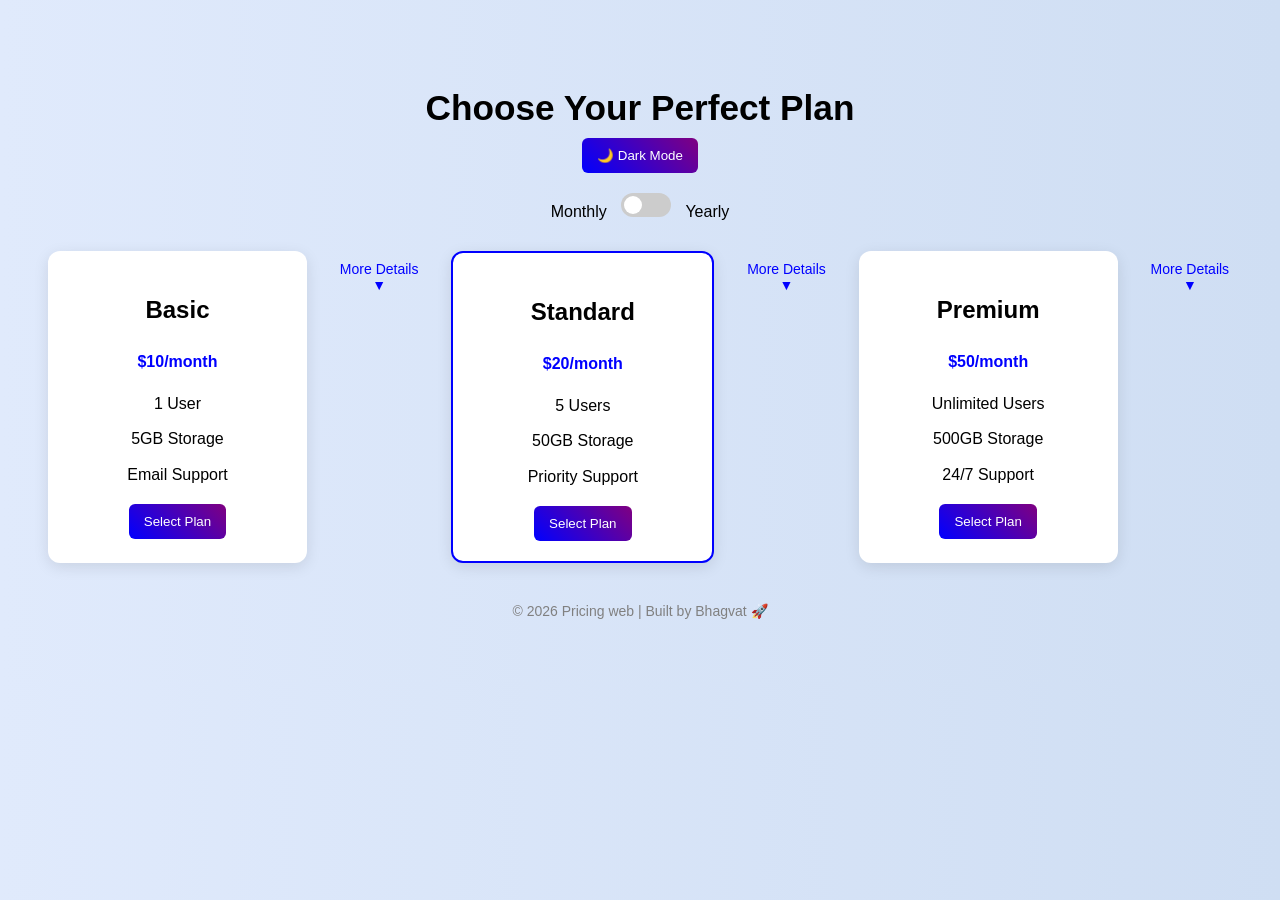
<file: interactive-pricing-table/index.html>
<!DOCTYPE html>
<html lang="en">
<head>
  
  <meta charset="UTF-8">
  <title>Pricing Plans | Smart Pricing UI</title>
  <link rel="stylesheet" href="style.css">
</head>
<body>

  <section class="pricing">
    <h1 class="main-heading">Choose Your Perfect Plan</h1>
    <button id="darkModeToggle">🌙 Dark Mode</button>
    <div class="toggle-container">
  <span>Monthly</span>
  <label class="switch">
    <input type="checkbox" id="priceToggle">
    <span class="slider"></span>
  </label>
  <span>Yearly</span>
</div>

    <div class="pricing-container">

      <!-- BASIC -->
      <div class="card">
        <h2>Basic</h2>
        <p class="price" data-monthly="10" data-yearly="100">$10/month</p>
        
        <ul>
          <li class="tooltip">
            1 User
            <span class="tooltip-text">Single user access only</span>
          </li>

          <li class="tooltip">
            5GB Storage
            <span class="tooltip-text">Good for small projects</span>
          </li>

          <li class="tooltip">
            Email Support
            <span class="tooltip-text">Reply within 24 hours</span>
          </li>
        </ul>

        <button>Select Plan</button>
      </div>
      <p class="expand-btn">More Details ▼</p>

<div class="extra-info">
  <p>This plan is suitable for beginners and small projects.</p>
</div>

      <!-- STANDARD -->
      <div class="card highlight">
        <h2>Standard</h2>
       <p class="price" data-monthly="20" data-yearly="200">$20/month</p>
       

        <ul>
          <li class="tooltip">
            5 Users
            <span class="tooltip-text">Suitable for small teams</span>
          </li>

          <li class="tooltip">
            50GB Storage
            <span class="tooltip-text">More space for growing data</span>
          </li>

          <li class="tooltip">
            Priority Support
            <span class="tooltip-text">Faster support response</span>
          </li>
        </ul>

        <button>Select Plan</button>
      </div>
      <p class="expand-btn">More Details ▼</p>

<div class="extra-info">
  <p>Best for growing teams and businesses.</p>
</div>

      <!-- PREMIUM -->
      <div class="card">
        <h2>Premium</h2>
        <p class="price" data-monthly="50" data-yearly="500">$50/month</p>
       

        <ul>
          <li class="tooltip">
            Unlimited Users
            <span class="tooltip-text">No user limit</span>
          </li>

          <li class="tooltip">
            500GB Storage
            <span class="tooltip-text">High storage capacity</span>
          </li>

          <li class="tooltip">
            24/7 Support
            <span class="tooltip-text">Support anytime</span>
          </li>
        </ul>

        <button>Select Plan</button>
      </div>
      <p class="expand-btn">More Details ▼</p>

<div class="extra-info">
  <p>Ideal for large scale and professional use.</p>
</div>

    </div>
  </section>
<script src="script.js"></script>
</body>
</html>
<footer>
  <p>© 2026 Pricing web | Built by Bhagvat 🚀</p>
</footer>
</file>
<file: interactive-pricing-table/style.css>
body {
  font-family: Arial, sans-serif;
  background: linear-gradient(to right, #e0eafc, #cfdef3);
  text-align: center;
  padding: 40px;
}

body.loaded {
  opacity: 1;
}

.pricing h1 {
  margin-top: 40px;
}

.pricing-container {
  display: flex;
  justify-content: center;
  gap: 30px;
  margin-top: 30px;
}

.card {
  background: #fff;
  padding: 20px;
  width: 250px;
  border-radius: 12px;
  box-shadow: 0 4px 15px rgba(0,0,0,0.1);
  transition: transform 0.3s, box-shadow 0.3s;
}
.card {
  line-height: 1.6;
}
.card:hover {
  transform: translateY(-12px) scale(1.02);
  box-shadow: 0 12px 30px rgba(0,0,0,0.2);
}

.highlight {
  border: 2px solid blue;
}

.price {
  color: blue;
  font-weight: bold;
}

ul {
  list-style: none;
  padding: 0;
}

li {
  margin: 10px 0;
}

/* BUTTON */
button {
  background: linear-gradient(45deg, #007bff, #6f42c1);
  color: white;
  border: none;
  padding: 10px 15px;
  border-radius: 6px;
  cursor: pointer;
  transition: 0.3s;
}

button:hover {
  transform: scale(1.1);
}

/* TOOLTIP */
.tooltip {
  position: relative;
  cursor: pointer;
}

.tooltip-text {
  visibility: hidden;
  opacity: 0;
  background: black;
  color: white;
  padding: 5px 10px;
  border-radius: 5px;
  position: absolute;
  bottom: 120%;
  left: 50%;
  transform: translateX(-50%);
  font-size: 12px;
  transition: 0.3s;
}

.tooltip:hover .tooltip-text {
  visibility: visible;
  opacity: 1;
}
/* Expand Button */
.expand-btn {
  margin-top: 10px;
  color: blue;
  cursor: pointer;
  font-size: 14px;
}

/* Hidden Content */
.extra-info {
  display: none;
  margin-top: 10px;
  font-size: 13px;
  color: #333;
}.extra-info {
  display: none;
  margin-top: 10px;
  font-size: 13px;
  color: #333;
  text-align: left;
  line-height: 1.5;
}

.extra-info strong {
  color: #000;
}
.toggle-container {
  margin-top: 20px;
}

.switch {
  position: relative;
  display: inline-block;
  width: 50px;
  height: 24px;
  margin: 0 10px;
}

.switch input {
  display: none;
}

.slider {
  position: absolute;
  background: #ccc;
  border-radius: 24px;
  top: 0;
  left: 0;
  right: 0;
  bottom: 0;
  cursor: pointer;
}

.slider::before {
  content: "";
  position: absolute;
  width: 18px;
  height: 18px;
  background: white;
  border-radius: 50%;
  top: 3px;
  left: 3px;
  transition: 0.3s;
}

input:checked + .slider {
  background: blue;
}

input:checked + .slider::before {
  transform: translateX(26px);
}
button {
  background: linear-gradient(45deg, blue, purple);
  color: white;
  border: none;
  padding: 10px 15px;
  border-radius: 6px;
  cursor: pointer;
  transition: transform 0.2s, opacity 0.2s;
}

button:hover {
  transform: scale(1.1);
  opacity: 0.9;
}
body {
  background: linear-gradient(to right, #e0eafc, #cfdef3);
}.card {
  opacity: 0;
  transform: translateY(30px);
  animation: fadeIn 0.6s ease forwards;
}

.card:nth-child(2) {
  animation-delay: 0.2s;
}

.card:nth-child(3) {
  animation-delay: 0.4s;
}

@keyframes fadeIn {
  to {
    opacity: 1;
    transform: translateY(0);
  }
.highlight {
  border: 2px solid #007bff;
  transform: scale(1.05);
}
}
@media (max-width: 768px) {
  .pricing-container {
    flex-direction: column;
    align-items: center;
  }
}
.main-heading {
  font-size: 2.2rem;
  margin-bottom: 10px;
}

.main-heading span {
  color: blue;
}
* {
  transition: all 0.2s ease-in-out;
}
body.dark {
  background: #121212;
  color: white;
}

body.dark .card {
  background: #1e1e1e;
  color: white;
}
footer {
  margin-top: 40px;
  font-size: 14px;
  color: gray;
}
.card.active {
  border: 2px solid green;
  transform: scale(1.05);
}
.discount {
  color: green;
  font-size: 12px;
  display: none;
}
</file>
